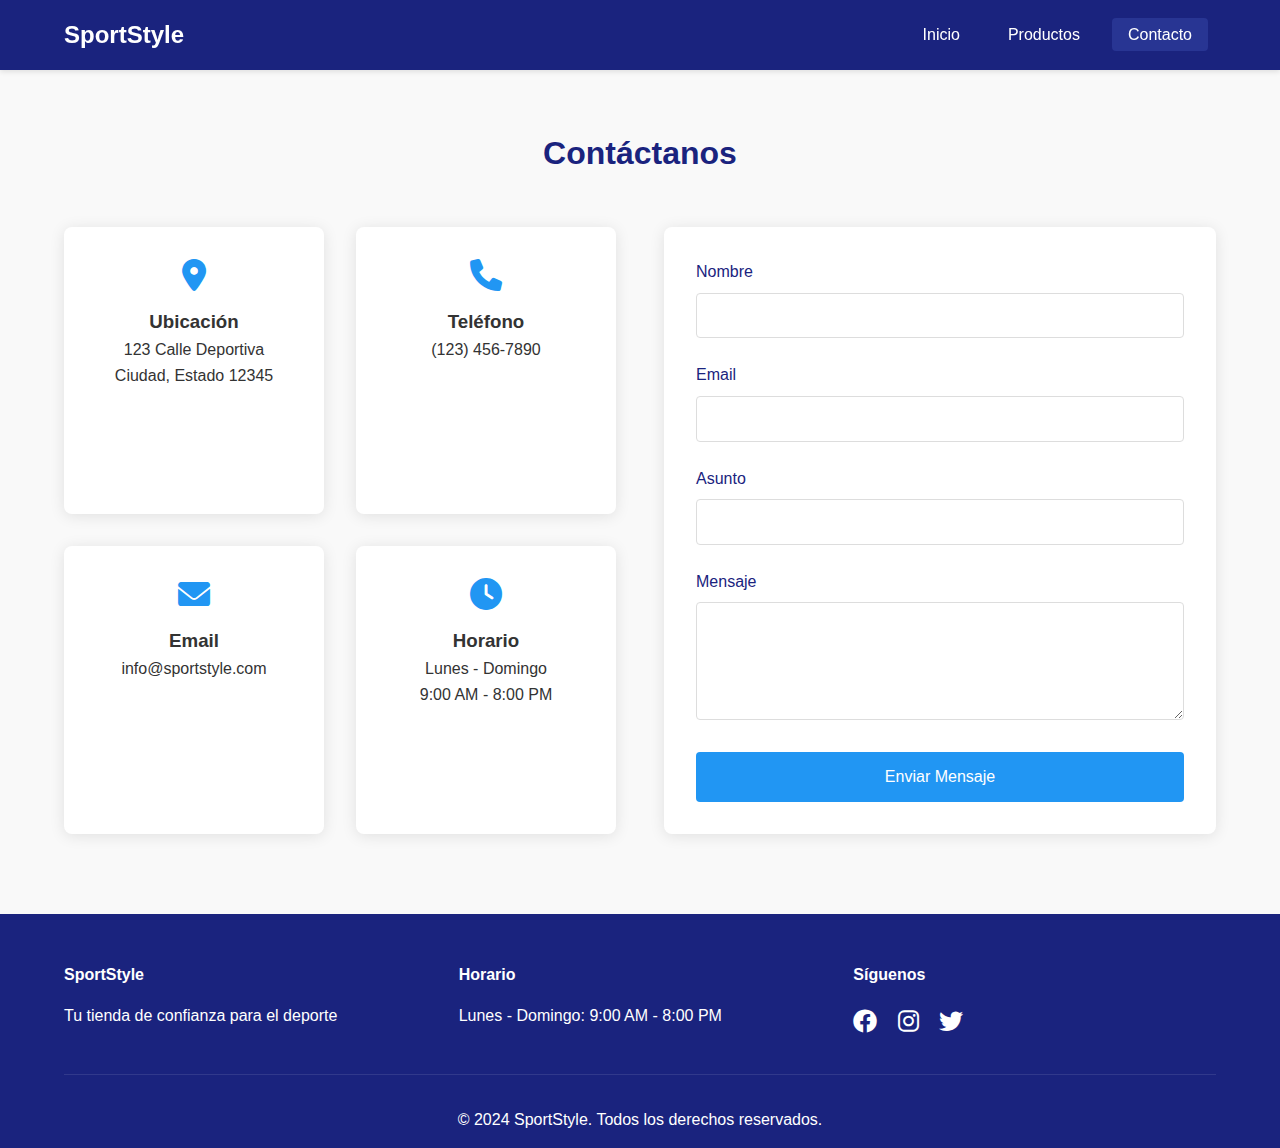
<file: contact.html>
<!DOCTYPE html>
<html lang="es">
<head>
    <meta charset="UTF-8">
    <meta name="viewport" content="width=device-width, initial-scale=1.0">
    <title>SportStyle - Contacto</title>
    <link rel="stylesheet" href="https://cdnjs.cloudflare.com/ajax/libs/font-awesome/6.0.0/css/all.min.css">
    <style>
        /* Global Styles */
        * {
            margin: 0;
            padding: 0;
            box-sizing: border-box;
            font-family: 'Segoe UI', Tahoma, Geneva, Verdana, sans-serif;
        }

        body {
            background-color: #f9f9f9;
            color: #333;
            line-height: 1.6;
        }

        /* Navigation */
        .navbar {
            background-color: #1a237e;
            padding: 1rem 5%;
            display: flex;
            justify-content: space-between;
            align-items: center;
            position: fixed;
            width: 100%;
            top: 0;
            z-index: 1000;
            box-shadow: 0 2px 5px rgba(0,0,0,0.1);
        }

        .logo {
            color: #fff;
            font-size: 1.5rem;
            font-weight: bold;
        }

        .nav-links {
            display: flex;
            list-style: none;
        }

        .nav-links li a {
            color: #fff;
            text-decoration: none;
            padding: 0.5rem 1rem;
            margin: 0 0.5rem;
            border-radius: 4px;
            transition: background-color 0.3s;
        }

        .nav-links li a:hover,
        .nav-links li a.active {
            background-color: #283593;
        }

        /* Contact Page */
        .contact-container {
            padding: 8rem 5% 5rem;
        }

        .contact-container h1 {
            text-align: center;
            margin-bottom: 3rem;
            color: #1a237e;
        }

        .contact-content {
            display: grid;
            grid-template-columns: repeat(auto-fit, minmax(300px, 1fr));
            gap: 3rem;
        }

        .contact-info {
            display: grid;
            grid-template-columns: repeat(auto-fit, minmax(200px, 1fr));
            gap: 2rem;
        }

        .info-item {
            text-align: center;
            padding: 2rem;
            background: #fff;
            border-radius: 8px;
            box-shadow: 0 2px 15px rgba(0,0,0,0.1);
        }

        .info-item i {
            font-size: 2rem;
            color: #2196f3;
            margin-bottom: 1rem;
        }

        .contact-form {
            background: #fff;
            padding: 2rem;
            border-radius: 8px;
            box-shadow: 0 2px 15px rgba(0,0,0,0.1);
        }

        .form-group {
            margin-bottom: 1.5rem;
        }

        .form-group label {
            display: block;
            margin-bottom: 0.5rem;
            color: #1a237e;
        }

        .form-group input,
        .form-group textarea {
            width: 100%;
            padding: 0.8rem;
            border: 1px solid #ddd;
            border-radius: 4px;
            font-size: 1rem;
        }

        .submit-button {
            background-color: #2196f3;
            color: #fff;
            padding: 1rem 2rem;
            border: none;
            border-radius: 4px;
            cursor: pointer;
            width: 100%;
            font-size: 1rem;
            transition: background-color 0.3s;
        }

        .submit-button:hover {
            background-color: #1976d2;
        }

        /* Footer */
        footer {
            background-color: #1a237e;
            color: #fff;
            padding: 3rem 5% 1rem;
        }

        .footer-content {
            display: grid;
            grid-template-columns: repeat(auto-fit, minmax(200px, 1fr));
            gap: 2rem;
            margin-bottom: 2rem;
        }

        .footer-section h4 {
            margin-bottom: 1rem;
        }

        .social-links a {
            color: #fff;
            margin-right: 1rem;
            font-size: 1.5rem;
            transition: color 0.3s;
        }

        .social-links a:hover {
            color: #2196f3;
        }

        .footer-bottom {
            text-align: center;
            padding-top: 2rem;
            border-top: 1px solid rgba(255,255,255,0.1);
        }

        /* Responsive Design */
        @media (max-width: 768px) {
            .navbar {
                flex-direction: column;
                padding: 1rem;
            }

            .nav-links {
                margin-top: 1rem;
            }

            .contact-content {
                grid-template-columns: 1fr;
            }
        }
    </style>
</head>
<body>
    <nav class="navbar">
        <div class="logo">SportStyle</div>
        <ul class="nav-links">
            <li><a href="index.html">Inicio</a></li>
            <li><a href="menu.html">Productos</a></li>
            <li><a href="contact.html" class="active">Contacto</a></li>
        </ul>
    </nav>

    <div class="contact-container">
        <h1>Contáctanos</h1>
        
        <div class="contact-content">
            <div class="contact-info">
                <div class="info-item">
                    <i class="fas fa-map-marker-alt"></i>
                    <h3>Ubicación</h3>
                    <p>123 Calle Deportiva</p>
                    <p>Ciudad, Estado 12345</p>
                </div>
                <div class="info-item">
                    <i class="fas fa-phone"></i>
                    <h3>Teléfono</h3>
                    <p>(123) 456-7890</p>
                </div>
                <div class="info-item">
                    <i class="fas fa-envelope"></i>
                    <h3>Email</h3>
                    <p>info@sportstyle.com</p>
                </div>
                <div class="info-item">
                    <i class="fas fa-clock"></i>
                    <h3>Horario</h3>
                    <p>Lunes - Domingo</p>
                    <p>9:00 AM - 8:00 PM</p>
                </div>
            </div>

            <form class="contact-form">
                <div class="form-group">
                    <label for="name">Nombre</label>
                    <input type="text" id="name" name="name" required>
                </div>
                <div class="form-group">
                    <label for="email">Email</label>
                    <input type="email" id="email" name="email" required>
                </div>
                <div class="form-group">
                    <label for="subject">Asunto</label>
                    <input type="text" id="subject" name="subject" required>
                </div>
                <div class="form-group">
                    <label for="message">Mensaje</label>
                    <textarea id="message" name="message" rows="5" required></textarea>
                </div>
                <button type="submit" class="submit-button">Enviar Mensaje</button>
            </form>
        </div>
    </div>

    <footer>
        <div class="footer-content">
            <div class="footer-section">
                <h4>SportStyle</h4>
                <p>Tu tienda de confianza para el deporte</p>
            </div>
            <div class="footer-section">
                <h4>Horario</h4>
                <p>Lunes - Domingo: 9:00 AM - 8:00 PM</p>
            </div>
            <div class="footer-section">
                <h4>Síguenos</h4>
                <div class="social-links">
                    <a href="#"><i class="fab fa-facebook"></i></a>
                    <a href="#"><i class="fab fa-instagram"></i></a>
                    <a href="#"><i class="fab fa-twitter"></i></a>
                </div>
            </div>
        </div>
        <div class="footer-bottom">
            <p>&copy; 2024 SportStyle. Todos los derechos reservados.</p>
        </div>
    </footer>

    <script src="script.js"></script>
</body>
</html>
</file>
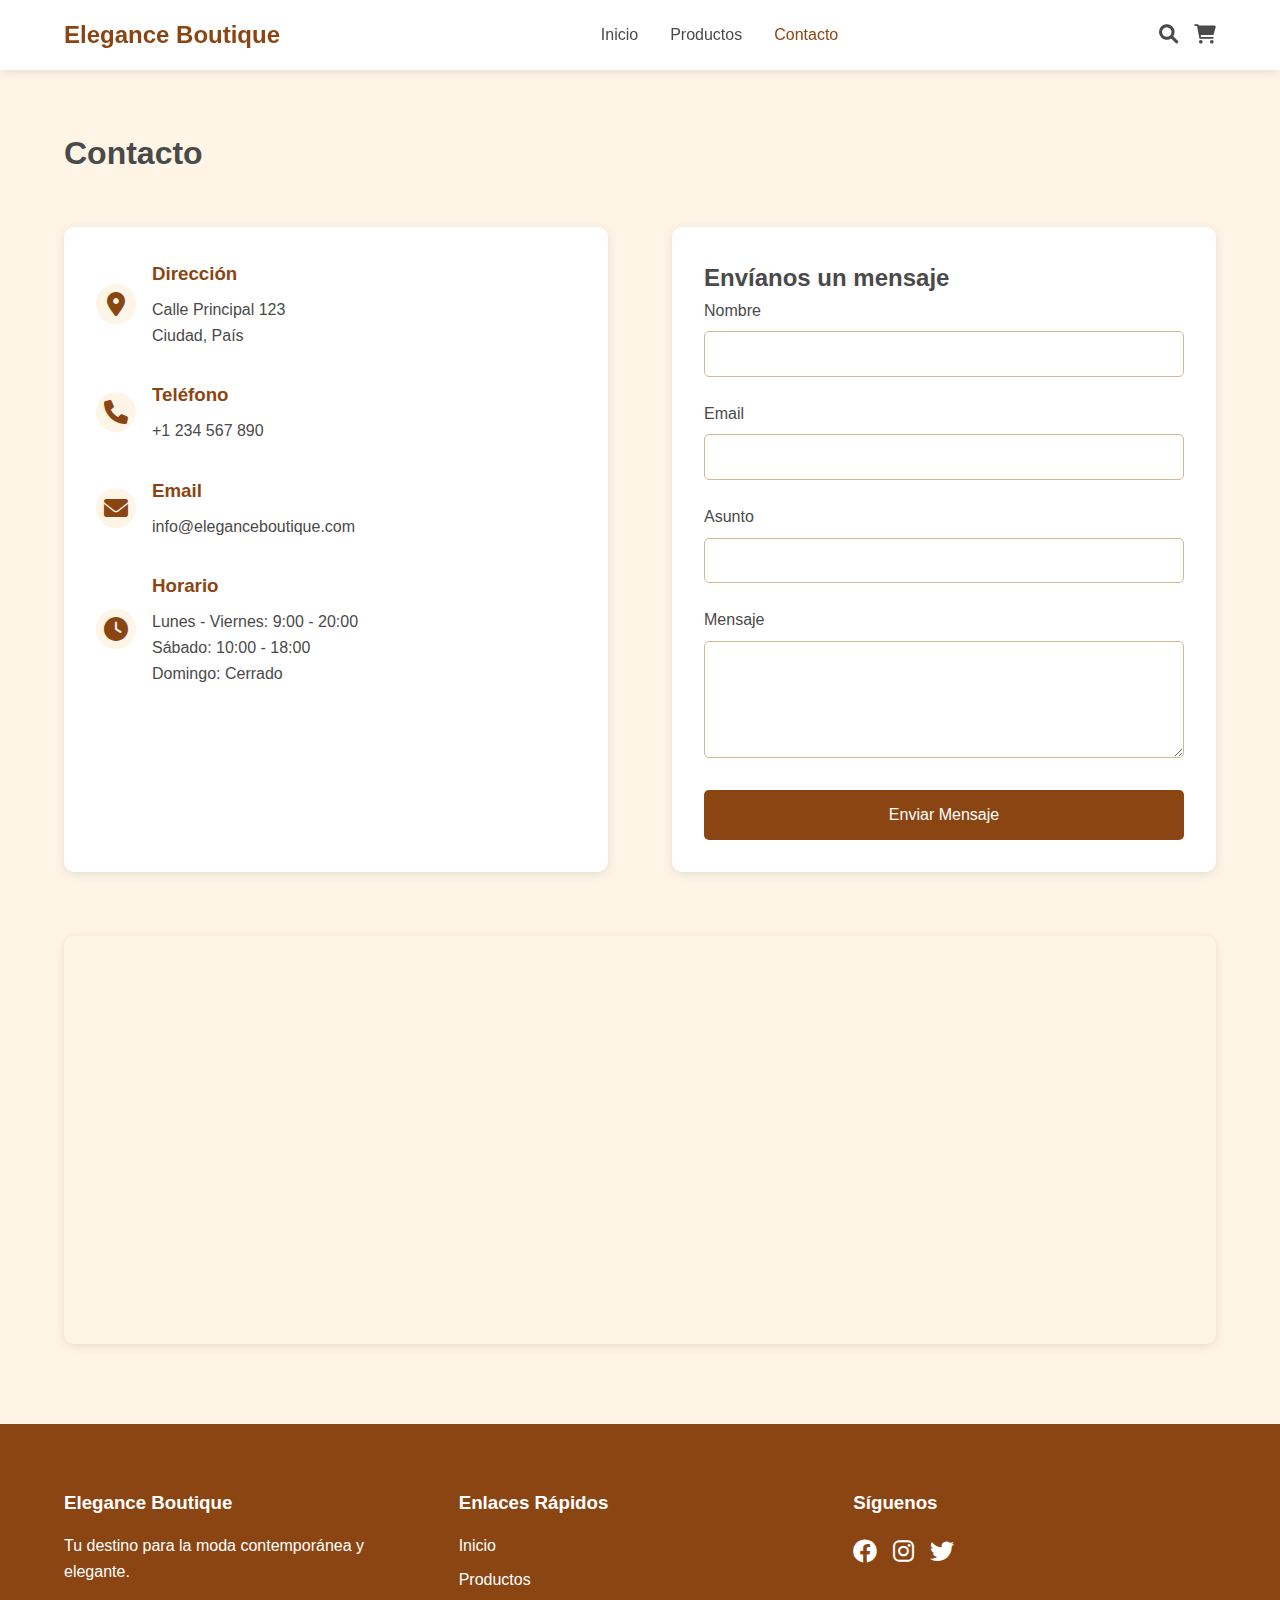
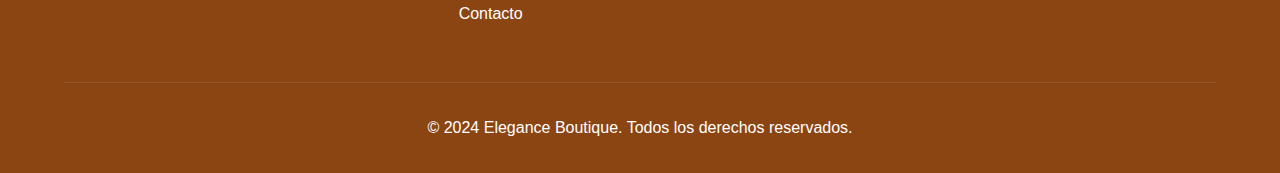
<file: contacto.html>
<!DOCTYPE html>
<html lang="es">
<head>
    <meta charset="UTF-8">
    <meta name="viewport" content="width=device-width, initial-scale=1.0">
    <title>Contacto | Elegance Boutique</title>
    <link rel="stylesheet" href="styles.css">
    <link rel="stylesheet" href="https://cdnjs.cloudflare.com/ajax/libs/font-awesome/6.0.0/css/all.min.css">
    <style>
        .contact-container {
            padding: 8rem 5% 5rem;
            max-width: 1400px;
            margin: 0 auto;
        }

        .contact-grid {
            display: grid;
            grid-template-columns: 1fr 1fr;
            gap: 4rem;
            margin-top: 3rem;
        }

        .contact-info {
            background-color: var(--white);
            padding: 2rem;
            border-radius: 10px;
            box-shadow: var(--shadow);
        }

        .info-item {
            display: flex;
            align-items: center;
            gap: 1rem;
            margin-bottom: 2rem;
        }

        .info-item i {
            font-size: 1.5rem;
            color: var(--accent-color);
            width: 40px;
            height: 40px;
            background-color: var(--background-color);
            border-radius: 50%;
            display: flex;
            align-items: center;
            justify-content: center;
        }

        .info-item h3 {
            margin-bottom: 0.5rem;
            color: var(--accent-color);
        }

        .contact-form {
            background-color: var(--white);
            padding: 2rem;
            border-radius: 10px;
            box-shadow: var(--shadow);
        }

        .form-group {
            margin-bottom: 1.5rem;
        }

        .form-group label {
            display: block;
            margin-bottom: 0.5rem;
            color: var(--text-color);
        }

        .form-group input,
        .form-group textarea {
            width: 100%;
            padding: 0.8rem;
            border: 1px solid var(--primary-color);
            border-radius: 5px;
            font-size: 1rem;
            transition: border-color 0.3s ease;
        }

        .form-group input:focus,
        .form-group textarea:focus {
            outline: none;
            border-color: var(--accent-color);
        }

        .submit-button {
            background-color: var(--accent-color);
            color: var(--white);
            padding: 1rem 2rem;
            border: none;
            border-radius: 5px;
            cursor: pointer;
            width: 100%;
            font-size: 1rem;
            transition: background-color 0.3s ease;
        }

        .submit-button:hover {
            background-color: var(--secondary-color);
        }

        .map-container {
            margin-top: 4rem;
            border-radius: 10px;
            overflow: hidden;
            box-shadow: var(--shadow);
        }

        .map-container iframe {
            width: 100%;
            height: 400px;
            border: none;
        }

        @media (max-width: 768px) {
            .contact-grid {
                grid-template-columns: 1fr;
                gap: 2rem;
            }
        }
    </style>
</head>
<body>
    <header>
        <nav>
            <div class="logo">Elegance Boutique</div>
            <ul class="nav-links">
                <li><a href="index.html">Inicio</a></li>
                <li><a href="productos.html">Productos</a></li>
                <li><a href="contacto.html" class="active">Contacto</a></li>
            </ul>
            <div class="nav-icons">
                <a href="#"><i class="fas fa-search"></i></a>
                <a href="#"><i class="fas fa-shopping-cart"></i></a>
            </div>
        </nav>
    </header>

    <main class="contact-container">
        <h1>Contacto</h1>
        
        <div class="contact-grid">
            <div class="contact-info">
                <div class="info-item">
                    <i class="fas fa-map-marker-alt"></i>
                    <div>
                        <h3>Dirección</h3>
                        <p>Calle Principal 123<br>Ciudad, País</p>
                    </div>
                </div>
                
                <div class="info-item">
                    <i class="fas fa-phone"></i>
                    <div>
                        <h3>Teléfono</h3>
                        <p>+1 234 567 890</p>
                    </div>
                </div>
                
                <div class="info-item">
                    <i class="fas fa-envelope"></i>
                    <div>
                        <h3>Email</h3>
                        <p>info@eleganceboutique.com</p>
                    </div>
                </div>
                
                <div class="info-item">
                    <i class="fas fa-clock"></i>
                    <div>
                        <h3>Horario</h3>
                        <p>Lunes - Viernes: 9:00 - 20:00<br>
                           Sábado: 10:00 - 18:00<br>
                           Domingo: Cerrado</p>
                    </div>
                </div>
            </div>
            
            <div class="contact-form">
                <h2>Envíanos un mensaje</h2>
                <form>
                    <div class="form-group">
                        <label for="name">Nombre</label>
                        <input type="text" id="name" required>
                    </div>
                    
                    <div class="form-group">
                        <label for="email">Email</label>
                        <input type="email" id="email" required>
                    </div>
                    
                    <div class="form-group">
                        <label for="subject">Asunto</label>
                        <input type="text" id="subject" required>
                    </div>
                    
                    <div class="form-group">
                        <label for="message">Mensaje</label>
                        <textarea id="message" rows="5" required></textarea>
                    </div>
                    
                    <button type="submit" class="submit-button">Enviar Mensaje</button>
                </form>
            </div>
        </div>
        
        <div class="map-container">
            <iframe src="https://www.google.com/maps/embed?pb=!1m18!1m12!1m3!1d387193.30591910525!2d-74.25986432970718!3d40.697149422113014!2m3!1f0!2f0!3f0!3m2!1i1024!2i768!4f13.1!3m3!1m2!1s0x89c24fa5d33f083b%3A0xc80b8f06e177fe62!2sNueva%20York%2C%20EE.%20UU.!5e0!3m2!1ses!2s!4v1645564750981!5m2!1ses!2s" allowfullscreen="" loading="lazy"></iframe>
        </div>
    </main>

    <footer>
        <div class="footer-content">
            <div class="footer-section">
                <h3>Elegance Boutique</h3>
                <p>Tu destino para la moda contemporánea y elegante.</p>
            </div>
            <div class="footer-section">
                <h3>Enlaces Rápidos</h3>
                <ul>
                    <li><a href="index.html">Inicio</a></li>
                    <li><a href="productos.html">Productos</a></li>
                    <li><a href="contacto.html">Contacto</a></li>
                </ul>
            </div>
            <div class="footer-section">
                <h3>Síguenos</h3>
                <div class="social-icons">
                    <a href="#"><i class="fab fa-facebook"></i></a>
                    <a href="#"><i class="fab fa-instagram"></i></a>
                    <a href="#"><i class="fab fa-twitter"></i></a>
                </div>
            </div>
        </div>
        <div class="footer-bottom">
            <p>&copy; 2024 Elegance Boutique. Todos los derechos reservados.</p>
        </div>
    </footer>
</body>
</html>
</file>
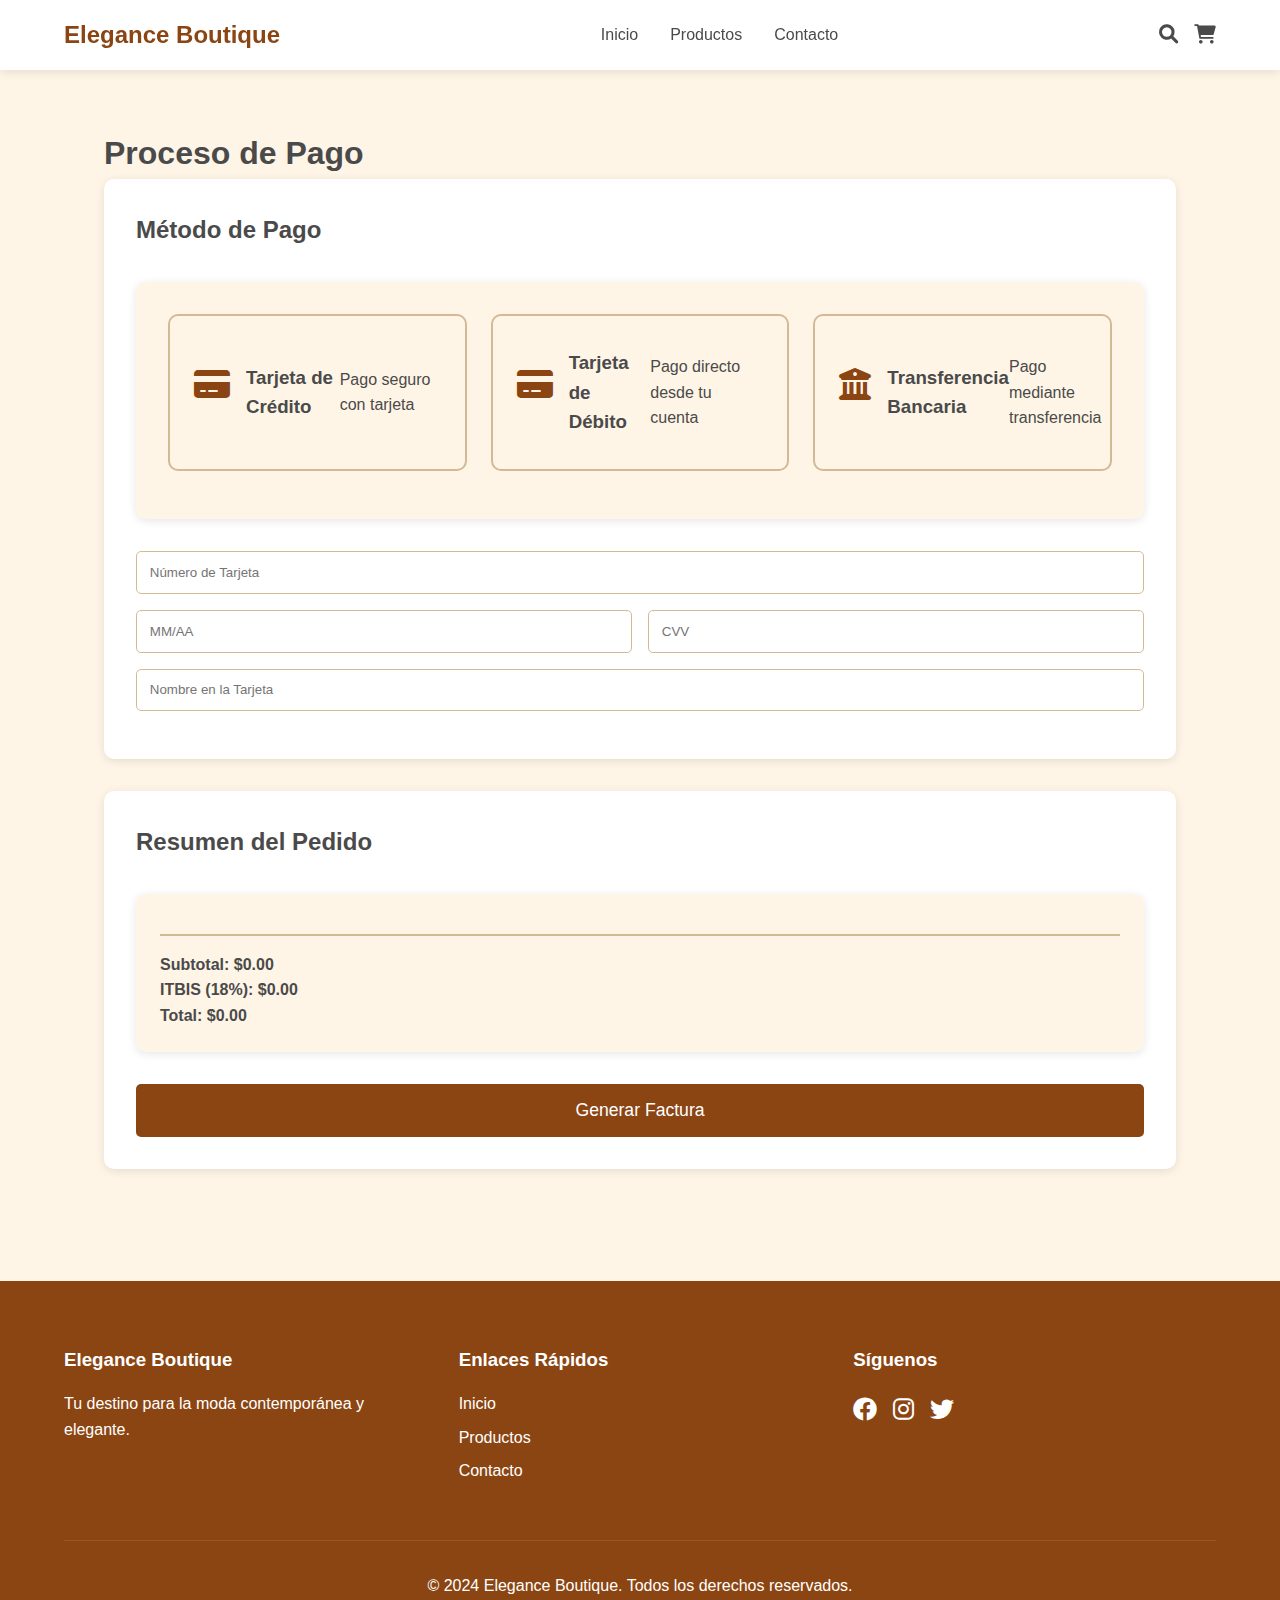
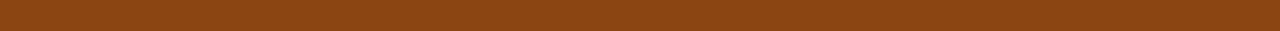
<file: pago.html>
<!DOCTYPE html>
<html lang="es">
<head>
    <meta charset="UTF-8">
    <meta name="viewport" content="width=device-width, initial-scale=1.0">
    <title>Pago | Elegance Boutique</title>
    <link rel="stylesheet" href="styles.css">
    <link rel="stylesheet" href="https://cdnjs.cloudflare.com/ajax/libs/font-awesome/6.0.0/css/all.min.css">
    <style>
        .payment-container {
            padding: 8rem 5% 5rem;
            max-width: 1200px;
            margin: 0 auto;
        }

        .payment-section {
            background-color: var(--white);
            border-radius: 10px;
            padding: 2rem;
            margin-bottom: 2rem;
            box-shadow: var(--shadow);
        }

        .payment-methods {
            display: grid;
            grid-template-columns: repeat(auto-fit, minmax(250px, 1fr));
            gap: 1.5rem;
            margin: 2rem 0;
        }

        .payment-method {
            border: 2px solid var(--primary-color);
            border-radius: 10px;
            padding: 1.5rem;
            cursor: pointer;
            transition: all 0.3s ease;
        }

        .payment-method:hover,
        .payment-method.selected {
            border-color: var(--accent-color);
            background-color: var(--background-color);
        }

        .payment-method i {
            font-size: 2rem;
            color: var(--accent-color);
            margin-bottom: 1rem;
        }

        .payment-method h3 {
            margin: 0.5rem 0;
            color: var(--text-color);
        }

        .payment-details {
            margin-top: 2rem;
        }

        .payment-details input {
            width: 100%;
            padding: 0.8rem;
            margin-bottom: 1rem;
            border: 1px solid var(--primary-color);
            border-radius: 5px;
        }

        .order-summary {
            background-color: var(--background-color);
            padding: 1.5rem;
            border-radius: 10px;
            margin-top: 2rem;
        }

        .order-item {
            display: flex;
            justify-content: space-between;
            margin-bottom: 1rem;
            padding-bottom: 1rem;
            border-bottom: 1px solid var(--primary-color);
        }

        .order-total {
            display: flex;
            justify-content: space-between;
            font-weight: bold;
            margin-top: 1rem;
            padding-top: 1rem;
            border-top: 2px solid var(--primary-color);
        }

        .generate-invoice {
            background-color: var(--accent-color);
            color: var(--white);
            padding: 1rem 2rem;
            border: none;
            border-radius: 5px;
            font-size: 1.1rem;
            cursor: pointer;
            transition: background-color 0.3s ease;
            margin-top: 2rem;
            width: 100%;
        }

        .generate-invoice:hover {
            background-color: var(--secondary-color);
        }

        #invoice {
            display: none;
            margin-top: 2rem;
            padding: 2rem;
            background-color: var(--white);
            border-radius: 10px;
            box-shadow: var(--shadow);
        }

        #invoice.visible {
            display: block;
        }
    </style>
</head>
<body>
    <header>
        <nav>
            <div class="logo">Elegance Boutique</div>
            <ul class="nav-links">
                <li><a href="index.html">Inicio</a></li>
                <li><a href="productos.html">Productos</a></li>
                <li><a href="contacto.html">Contacto</a></li>
            </ul>
            <div class="nav-icons">
                <a href="#"><i class="fas fa-search"></i></a>
                <a href="#"><i class="fas fa-shopping-cart"></i></a>
            </div>
        </nav>
    </header>

    <main class="payment-container">
        <h1>Proceso de Pago</h1>

        <div class="payment-section">
            <h2>Método de Pago</h2>
            <div class="payment-methods">
                <div class="payment-method" data-method="credit">
                    <i class="fas fa-credit-card"></i>
                    <h3>Tarjeta de Crédito</h3>
                    <p>Pago seguro con tarjeta</p>
                </div>
                <div class="payment-method" data-method="debit">
                    <i class="fas fa-credit-card"></i>
                    <h3>Tarjeta de Débito</h3>
                    <p>Pago directo desde tu cuenta</p>
                </div>
                <div class="payment-method" data-method="transfer">
                    <i class="fas fa-university"></i>
                    <h3>Transferencia Bancaria</h3>
                    <p>Pago mediante transferencia</p>
                </div>
            </div>

            <div class="payment-details">
                <input type="text" placeholder="Número de Tarjeta" class="card-input">
                <div style="display: grid; grid-template-columns: 1fr 1fr; gap: 1rem;">
                    <input type="text" placeholder="MM/AA" class="card-input">
                    <input type="text" placeholder="CVV" class="card-input">
                </div>
                <input type="text" placeholder="Nombre en la Tarjeta" class="card-input">
            </div>
        </div>

        <div class="payment-section">
            <h2>Resumen del Pedido</h2>
            <div class="order-summary" id="order-summary">
                <!-- Los items se añadirán dinámicamente -->
            </div>
            <button class="generate-invoice" onclick="generateInvoice()">Generar Factura</button>
        </div>

        <div id="invoice">
            <h2>Factura</h2>
            <div id="invoice-content">
                <!-- El contenido de la factura se generará dinámicamente -->
            </div>
        </div>
    </main>

    <footer>
        <div class="footer-content">
            <div class="footer-section">
                <h3>Elegance Boutique</h3>
                <p>Tu destino para la moda contemporánea y elegante.</p>
            </div>
            <div class="footer-section">
                <h3>Enlaces Rápidos</h3>
                <ul>
                    <li><a href="index.html">Inicio</a></li>
                    <li><a href="productos.html">Productos</a></li>
                    <li><a href="contacto.html">Contacto</a></li>
                </ul>
            </div>
            <div class="footer-section">
                <h3>Síguenos</h3>
                <div class="social-icons">
                    <a href="#"><i class="fab fa-facebook"></i></a>
                    <a href="#"><i class="fab fa-instagram"></i></a>
                    <a href="#"><i class="fab fa-twitter"></i></a>
                </div>
            </div>
        </div>
        <div class="footer-bottom">
            <p>&copy; 2024 Elegance Boutique. Todos los derechos reservados.</p>
        </div>
    </footer>

    <script>
        // Obtener los productos del carrito desde localStorage
        const cart = JSON.parse(localStorage.getItem('cart')) || [];
        
        // Mostrar los productos en el resumen del pedido
        function displayOrderSummary() {
            const orderSummary = document.getElementById('order-summary');
            let subtotal = 0;
            
            cart.forEach(item => {
                const itemElement = document.createElement('div');
                itemElement.className = 'order-item';
                itemElement.innerHTML = `
                    <span>${item.name}</span>
                    <span>$${item.price.toFixed(2)}</span>
                `;
                orderSummary.appendChild(itemElement);
                subtotal += item.price;
            });

            const itbis = subtotal * 0.18; // 18% ITBIS
            const total = subtotal + itbis;

            const totalElement = document.createElement('div');
            totalElement.className = 'order-total';
            totalElement.innerHTML = `
                <div>
                    <div>Subtotal: $${subtotal.toFixed(2)}</div>
                    <div>ITBIS (18%): $${itbis.toFixed(2)}</div>
                    <div>Total: $${total.toFixed(2)}</div>
                </div>
            `;
            orderSummary.appendChild(totalElement);
        }

        // Generar la factura
        function generateInvoice() {
            const invoice = document.getElementById('invoice');
            const invoiceContent = document.getElementById('invoice-content');
            const date = new Date();
            
            let subtotal = cart.reduce((sum, item) => sum + item.price, 0);
            let itbis = subtotal * 0.18;
            let total = subtotal + itbis;

            invoiceContent.innerHTML = `
                <div style="margin-bottom: 2rem;">
                    <h3>Elegance Boutique</h3>
                    <p>Factura #${Math.floor(Math.random() * 10000)}</p>
                    <p>Fecha: ${date.toLocaleDateString()}</p>
                </div>
                <div style="margin-bottom: 2rem;">
                    <h4>Productos:</h4>
                    ${cart.map(item => `
                        <div style="display: flex; justify-content: space-between; margin: 0.5rem 0;">
                            <span>${item.name}</span>
                            <span>$${item.price.toFixed(2)}</span>
                        </div>
                    `).join('')}
                </div>
                <div style="border-top: 2px solid var(--primary-color); padding-top: 1rem;">
                    <div style="display: flex; justify-content: space-between; margin: 0.5rem 0;">
                        <span>Subtotal:</span>
                        <span>$${subtotal.toFixed(2)}</span>
                    </div>
                    <div style="display: flex; justify-content: space-between; margin: 0.5rem 0;">
                        <span>ITBIS (18%):</span>
                        <span>$${itbis.toFixed(2)}</span>
                    </div>
                    <div style="display: flex; justify-content: space-between; margin: 0.5rem 0; font-weight: bold;">
                        <span>Total:</span>
                        <span>$${total.toFixed(2)}</span>
                    </div>
                </div>
            `;

            invoice.classList.add('visible');
        }

        // Event listeners para los métodos de pago
        document.querySelectorAll('.payment-method').forEach(method => {
            method.addEventListener('click', () => {
                document.querySelectorAll('.payment-method').forEach(m => m.classList.remove('selected'));
                method.classList.add('selected');
            });
        });

        // Mostrar el resumen del pedido al cargar la página
        displayOrderSummary();
    </script>
</body>
</html>
</file>
<file: styles.css>
:root {
    --primary-color: #D4B996;
    --secondary-color: #C68B59;
    --accent-color: #8B4513;
    --background-color: #FFF5E6;
    --text-color: #4A4A4A;
    --white: #FFFFFF;
    --shadow: 0 2px 10px rgba(0, 0, 0, 0.1);
}

* {
    margin: 0;
    padding: 0;
    box-sizing: border-box;
    font-family: 'Segoe UI', Tahoma, Geneva, Verdana, sans-serif;
}

body {
    background-color: var(--background-color);
    color: var(--text-color);
    line-height: 1.6;
}

/* Header & Navigation */
header {
    background-color: var(--white);
    box-shadow: var(--shadow);
    position: fixed;
    width: 100%;
    top: 0;
    z-index: 1000;
}

nav {
    display: flex;
    justify-content: space-between;
    align-items: center;
    padding: 1rem 5%;
    max-width: 1400px;
    margin: 0 auto;
}

.logo {
    font-size: 1.5rem;
    font-weight: bold;
    color: var(--accent-color);
}

.nav-links {
    display: flex;
    list-style: none;
    gap: 2rem;
}

.nav-links a {
    text-decoration: none;
    color: var(--text-color);
    font-weight: 500;
    transition: color 0.3s ease;
}

.nav-links a:hover,
.nav-links a.active {
    color: var(--accent-color);
}

.nav-icons {
    display: flex;
    gap: 1rem;
}

.nav-icons a {
    color: var(--text-color);
    font-size: 1.2rem;
    transition: color 0.3s ease;
}

.nav-icons a:hover {
    color: var(--accent-color);
}

/* Hero Section */
.hero {
    height: 80vh;
    background: linear-gradient(rgba(0, 0, 0, 0.3), rgba(0, 0, 0, 0.3)),
                url('https://images.unsplash.com/photo-1441984904996-e0b6ba687e04?ixlib=rb-1.2.1&auto=format&fit=crop&w=1950&q=80');
    background-size: cover;
    background-position: center;
    display: flex;
    align-items: center;
    justify-content: center;
    text-align: center;
    color: var(--white);
    margin-top: 60px;
}

.hero-content {
    max-width: 800px;
    padding: 2rem;
}

.hero h1 {
    font-size: 3.5rem;
    margin-bottom: 1rem;
}

.hero p {
    font-size: 1.2rem;
    margin-bottom: 2rem;
}

.cta-button {
    display: inline-block;
    padding: 1rem 2rem;
    background-color: var(--accent-color);
    color: var(--white);
    text-decoration: none;
    border-radius: 5px;
    transition: background-color 0.3s ease;
}

.cta-button:hover {
    background-color: var(--secondary-color);
}

/* Featured Categories */
.featured-categories {
    padding: 5rem 5%;
    max-width: 1400px;
    margin: 0 auto;
}

.featured-categories h2 {
    text-align: center;
    margin-bottom: 3rem;
    color: var(--accent-color);
}

.category-grid {
    display: grid;
    grid-template-columns: repeat(auto-fit, minmax(300px, 1fr));
    gap: 2rem;
}

.category-card {
    position: relative;
    overflow: hidden;
    border-radius: 10px;
    box-shadow: var(--shadow);
    transition: transform 0.3s ease;
}

.category-card:hover {
    transform: translateY(-5px);
}

.category-card img {
    width: 100%;
    height: 400px;
    object-fit: cover;
}

.category-card h3 {
    position: absolute;
    bottom: 0;
    left: 0;
    right: 0;
    padding: 1rem;
    background: linear-gradient(transparent, rgba(0, 0, 0, 0.7));
    color: var(--white);
    margin: 0;
}

/* New Arrivals */
.new-arrivals {
    padding: 5rem 5%;
    background-color: var(--white);
}

.new-arrivals h2 {
    text-align: center;
    margin-bottom: 3rem;
    color: var(--accent-color);
}

.product-grid {
    display: grid;
    grid-template-columns: repeat(auto-fit, minmax(250px, 1fr));
    gap: 2rem;
    max-width: 1400px;
    margin: 0 auto;
}

.product-card {
    background-color: var(--white);
    border-radius: 10px;
    overflow: hidden;
    box-shadow: var(--shadow);
    transition: transform 0.3s ease;
}

.product-card:hover {
    transform: translateY(-5px);
}

.product-card img {
    width: 100%;
    height: 300px;
    object-fit: cover;
}

.product-card h3 {
    padding: 1rem;
    margin: 0;
    color: var(--text-color);
}

.price {
    padding: 0 1rem;
    color: var(--accent-color);
    font-weight: bold;
}

.add-to-cart {
    width: 100%;
    padding: 1rem;
    background-color: var(--primary-color);
    border: none;
    color: var(--white);
    font-weight: bold;
    cursor: pointer;
    transition: background-color 0.3s ease;
}

.add-to-cart:hover {
    background-color: var(--secondary-color);
}

/* Footer */
footer {
    background-color: var(--accent-color);
    color: var(--white);
    padding: 4rem 5% 2rem;
}

.footer-content {
    display: grid;
    grid-template-columns: repeat(auto-fit, minmax(250px, 1fr));
    gap: 2rem;
    max-width: 1400px;
    margin: 0 auto;
}

.footer-section h3 {
    margin-bottom: 1rem;
}

.footer-section ul {
    list-style: none;
}

.footer-section ul li {
    margin-bottom: 0.5rem;
}

.footer-section a {
    color: var(--white);
    text-decoration: none;
    transition: opacity 0.3s ease;
}

.footer-section a:hover {
    opacity: 0.8;
}

.social-icons {
    display: flex;
    gap: 1rem;
    margin-top: 1rem;
}

.social-icons a {
    font-size: 1.5rem;
}

.footer-bottom {
    text-align: center;
    margin-top: 3rem;
    padding-top: 2rem;
    border-top: 1px solid rgba(255, 255, 255, 0.1);
}

/* Responsive Design */
@media (max-width: 768px) {
    .nav-links {
        display: none;
    }
    
    .hero h1 {
        font-size: 2.5rem;
    }
    
    .category-grid,
    .product-grid {
        grid-template-columns: 1fr;
    }
}

/* Carrito de Compras */
.cart-count {
    position: absolute;
    top: -8px;
    right: -8px;
    background-color: var(--accent-color);
    color: var(--white);
    font-size: 0.8rem;
    width: 20px;
    height: 20px;
    border-radius: 50%;
    display: none;
    align-items: center;
    justify-content: center;
}

.nav-icons a:last-child {
    position: relative;
}

.cart-modal {
    position: fixed;
    top: 0;
    left: 0;
    width: 100%;
    height: 100%;
    background-color: rgba(0, 0, 0, 0.5);
    display: flex;
    justify-content: center;
    align-items: center;
    z-index: 1001;
}

.cart-content {
    background-color: var(--white);
    width: 90%;
    max-width: 600px;
    max-height: 80vh;
    border-radius: 10px;
    overflow-y: auto;
    position: relative;
}

.cart-header {
    padding: 1.5rem;
    border-bottom: 1px solid var(--primary-color);
    display: flex;
    justify-content: space-between;
    align-items: center;
}

.cart-header h2 {
    color: var(--accent-color);
    margin: 0;
}

.close-cart {
    background: none;
    border: none;
    font-size: 1.5rem;
    cursor: pointer;
    color: var(--text-color);
}

.cart-items {
    padding: 1.5rem;
}

.cart-item {
    display: flex;
    align-items: center;
    gap: 1rem;
    padding: 1rem 0;
    border-bottom: 1px solid var(--background-color);
}

.cart-item img {
    width: 80px;
    height: 80px;
    object-fit: cover;
    border-radius: 5px;
}

.item-details {
    flex-grow: 1;
}

.item-details h3 {
    margin: 0 0 0.5rem 0;
    color: var(--text-color);
}

.remove-item {
    background: none;
    border: none;
    color: var(--accent-color);
    font-size: 1.2rem;
    cursor: pointer;
    padding: 0.5rem;
}

.cart-footer {
    padding: 1.5rem;
    border-top: 1px solid var(--primary-color);
}

.cart-total {
    display: flex;
    justify-content: space-between;
    font-size: 1.2rem;
    font-weight: bold;
    margin-bottom: 1rem;
}

.checkout-button {
    width: 100%;
    padding: 1rem;
    background-color: var(--accent-color);
    color: var(--white);
    border: none;
    border-radius: 5px;
    font-size: 1rem;
    cursor: pointer;
    transition: background-color 0.3s ease;
}

.checkout-button:hover {
    background-color: var(--secondary-color);
}

.empty-cart {
    text-align: center;
    color: var(--text-color);
    padding: 2rem;
}

.notification {
    position: fixed;
    bottom: 20px;
    right: 20px;
    padding: 1rem 2rem;
    border-radius: 5px;
    animation: slideIn 0.3s ease-out;
    z-index: 1002;
}

.notification.success {
    background-color: var(--accent-color);
    color: var(--white);
}

.notification.error {
    background-color: #dc3545;
    color: var(--white);
}

/* Talla en el carrito */
.cart-item .size {
    color: var(--text-color);
    font-size: 0.9rem;
    margin: 0.25rem 0;
}

@keyframes slideIn {
    from {
        transform: translateX(100%);
        opacity: 0;
    }
    to {
        transform: translateX(0);
        opacity: 1;
    }
}

/* Selector de Talla */
.size-selector {
    padding: 0 1rem;
    margin-bottom: 1rem;
}

.size-selector label {
    display: block;
    margin-bottom: 0.5rem;
    color: var(--text-color);
    font-weight: 500;
}

.size-select {
    width: 100%;
    padding: 0.5rem;
    border: 1px solid var(--primary-color);
    border-radius: 5px;
    background-color: var(--white);
    color: var(--text-color);
    font-size: 1rem;
    cursor: pointer;
}

.size-select:focus {
    outline: none;
    border-color: var(--accent-color);
}

/* Estilos para la página de pago */
.payment-container {
    max-width: 1200px;
    margin: 0 auto;
    padding: 2rem;
}

.payment-grid {
    display: grid;
    grid-template-columns: 1fr 1fr;
    gap: 2rem;
    margin-top: 2rem;
}

.payment-methods {
    background: var(--background-color);
    padding: 2rem;
    border-radius: 10px;
    box-shadow: var(--shadow);
}

.payment-method {
    display: flex;
    align-items: center;
    padding: 1rem;
    margin-bottom: 1rem;
    border: 1px solid var(--primary-color);
    border-radius: 5px;
    cursor: pointer;
    transition: all 0.3s ease;
}

.payment-method:hover {
    border-color: var(--primary-color);
    background: var(--white);
}

.payment-method.selected {
    border-color: var(--primary-color);
    background: var(--white);
}

.payment-method i {
    font-size: 1.5rem;
    margin-right: 1rem;
    color: var(--primary-color);
}

.payment-method-info h3 {
    margin: 0;
    font-size: 1.1rem;
}

.payment-method-info p {
    margin: 0.2rem 0 0;
    font-size: 0.9rem;
    color: var(--text-color);
}

.payment-form {
    background: var(--background-color);
    padding: 2rem;
    border-radius: 10px;
    box-shadow: var(--shadow);
}

.form-group {
    margin-bottom: 1.5rem;
}

.form-group label {
    display: block;
    margin-bottom: 0.5rem;
    color: var(--text-color);
}

.form-group input {
    width: 100%;
    padding: 0.8rem;
    border: 1px solid var(--primary-color);
    border-radius: 5px;
    font-size: 1rem;
}

.form-row {
    display: grid;
    grid-template-columns: 1fr 1fr;
    gap: 1rem;
}

.order-summary {
    background: var(--background-color);
    padding: 2rem;
    border-radius: 10px;
    box-shadow: var(--shadow);
    margin-top: 2rem;
}

.summary-item {
    display: flex;
    justify-content: space-between;
    margin-bottom: 1rem;
    padding-bottom: 1rem;
    border-bottom: 1px solid var(--primary-color);
}

.summary-total {
    display: flex;
    justify-content: space-between;
    font-weight: bold;
    font-size: 1.2rem;
    margin-top: 1rem;
}

.generate-invoice {
    background: var(--primary-color);
    color: var(--white);
    border: none;
    padding: 1rem 2rem;
    border-radius: 5px;
    cursor: pointer;
    font-size: 1rem;
    margin-top: 1rem;
    transition: background-color 0.3s ease;
}

.generate-invoice:hover {
    background-color: var(--secondary-color);
}

.invoice {
    background: var(--white);
    padding: 2rem;
    border-radius: 10px;
    box-shadow: var(--shadow);
    margin-top: 2rem;
    display: none;
}

.invoice.visible {
    display: block;
}

.invoice-header {
    text-align: center;
    margin-bottom: 2rem;
}

.invoice-items {
    margin: 2rem 0;
}

.invoice-item {
    display: flex;
    justify-content: space-between;
    margin-bottom: 1rem;
    padding-bottom: 1rem;
    border-bottom: 1px solid var(--primary-color);
}

.invoice-total {
    display: flex;
    justify-content: space-between;
    font-weight: bold;
    margin-top: 1rem;
}

@media (max-width: 768px) {
    .payment-grid {
        grid-template-columns: 1fr;
    }
    
    .form-row {
        grid-template-columns: 1fr;
    }
}
</file>
